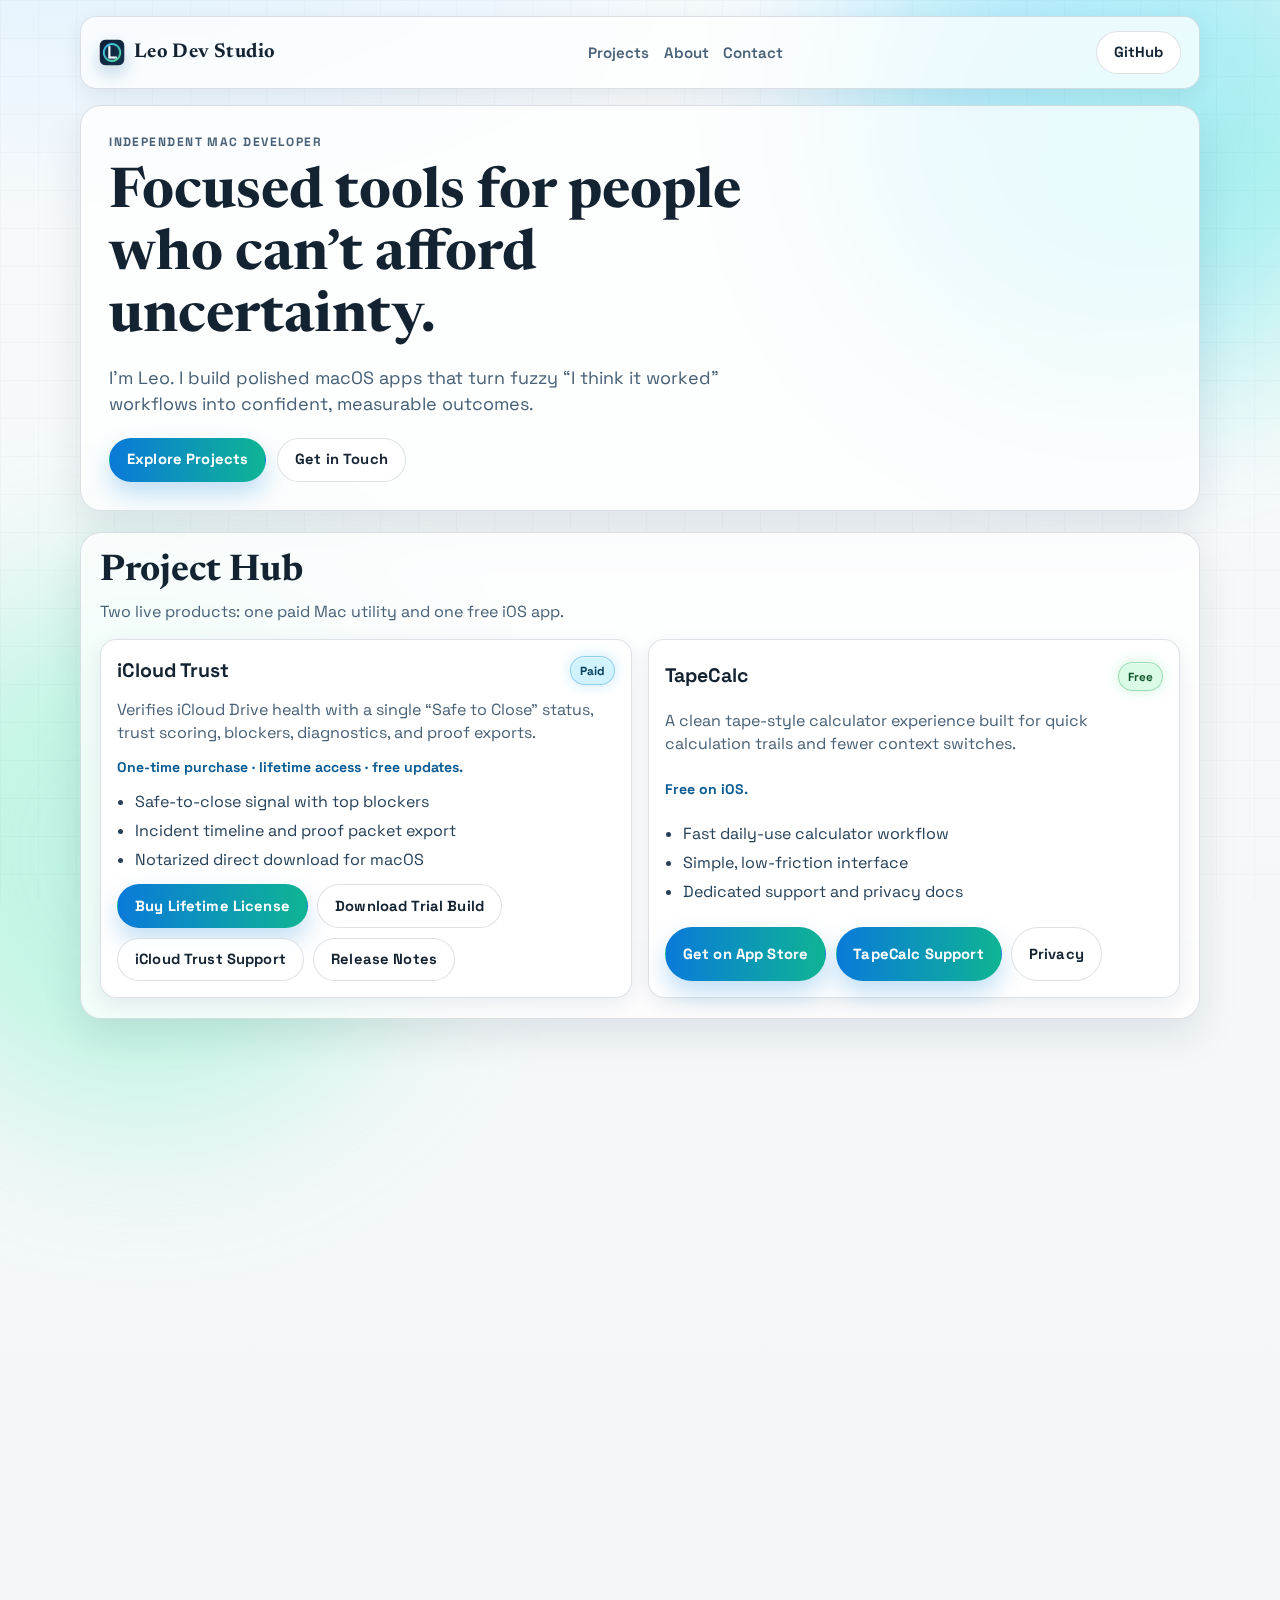
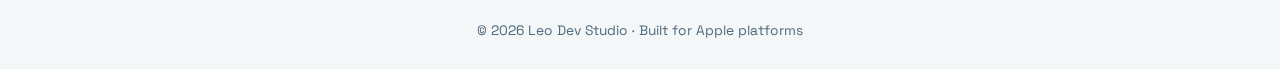
<file: index.html>
<!doctype html>
<html lang="en">
<head>
  <meta charset="utf-8">
  <meta name="viewport" content="width=device-width, initial-scale=1">
  <meta name="description" content="Leo Dev Studio builds focused apps that reduce uncertainty and save time. Explore iCloud Trust and TapeCalc.">
  <title>Leo Dev Studio | Mac Utilities by Leo</title>
  <link rel="icon" type="image/png" href="./assets/leo-apps-logo-square.png">
  <link rel="preconnect" href="https://fonts.googleapis.com">
  <link rel="preconnect" href="https://fonts.gstatic.com" crossorigin>
  <link href="https://fonts.googleapis.com/css2?family=Newsreader:opsz,wght@6..72,500;6..72,700&family=Space+Grotesk:wght@400;500;600;700&display=swap" rel="stylesheet">
  <link rel="stylesheet" href="./style.css">
</head>
<body>
  <div class="bg-orb orb-a" aria-hidden="true"></div>
  <div class="bg-orb orb-b" aria-hidden="true"></div>
  <div class="bg-grid" aria-hidden="true"></div>

  <header class="topbar">
    <a class="brand" href="./index.html">
      <img class="brand-mark" src="./assets/leo-apps-logo-square.png" alt="">
      <span>Leo Dev Studio</span>
    </a>
    <nav class="topnav">
      <a href="#projects">Projects</a>
      <a href="#about">About</a>
      <a href="#contact">Contact</a>
    </nav>
    <a class="btn btn-ghost" href="https://github.com/kefjnwrksnfvihrwjr" target="_blank" rel="noreferrer">GitHub</a>
  </header>

  <main class="shell">
    <section class="hero reveal">
      <p class="eyebrow">Independent Mac Developer</p>
      <h1>Focused tools for people who can’t afford uncertainty.</h1>
      <p class="lead">
        I’m Leo. I build polished macOS apps that turn fuzzy “I think it worked” workflows
        into confident, measurable outcomes.
      </p>
      <div class="hero-actions">
        <a class="btn btn-primary" href="#projects">Explore Projects</a>
        <a class="btn btn-secondary" href="mailto:leoappscontact@gmail.com">Get in Touch</a>
      </div>
    </section>

    <section id="projects" class="section">
      <div class="section-head reveal">
        <h2>Project Hub</h2>
        <p>Two live products: one paid Mac utility and one free iOS app.</p>
      </div>

      <div class="project-grid">
        <article class="project-card reveal">
          <div class="project-top">
            <h3>iCloud Trust</h3>
            <span class="pill pill-paid">Paid</span>
          </div>
          <p class="project-summary">
            Verifies iCloud Drive health with a single “Safe to Close” status, trust scoring, blockers,
            diagnostics, and proof exports.
          </p>
          <p class="project-price">One-time purchase · lifetime access · free updates.</p>
          <ul class="feature-list">
            <li>Safe-to-close signal with top blockers</li>
            <li>Incident timeline and proof packet export</li>
            <li>Notarized direct download for macOS</li>
          </ul>
          <div class="card-actions">
            <a class="btn btn-primary" href="https://leodevstudio.lemonsqueezy.com/checkout/buy/0ff48843-e9bf-4995-bee0-8a82e91421de" target="_blank" rel="noreferrer">Buy Lifetime License</a>
            <a class="btn btn-secondary" href="https://github.com/kefjnwrksnfvihrwjr/icloudtrust-releases/releases/latest" target="_blank" rel="noreferrer">Download Trial Build</a>
            <a class="btn btn-subtle" href="./icloudtrust-support.html">iCloud Trust Support</a>
            <a class="btn btn-subtle" href="https://github.com/kefjnwrksnfvihrwjr/icloudtrust-releases/releases/tag/v0.1.0" target="_blank" rel="noreferrer">Release Notes</a>
          </div>
        </article>

        <article class="project-card reveal">
          <div class="project-top">
            <h3>TapeCalc</h3>
            <span class="pill pill-free">Free</span>
          </div>
          <p class="project-summary">
            A clean tape-style calculator experience built for quick calculation trails and fewer context switches.
          </p>
          <p class="project-price">Free on iOS.</p>
          <ul class="feature-list">
            <li>Fast daily-use calculator workflow</li>
            <li>Simple, low-friction interface</li>
            <li>Dedicated support and privacy docs</li>
          </ul>
          <div class="card-actions">
            <a class="btn btn-primary" href="https://apps.apple.com/us/search?term=tapecalc" target="_blank" rel="noreferrer">Get on App Store</a>
            <a class="btn btn-primary" href="./support.html">TapeCalc Support</a>
            <a class="btn btn-subtle" href="./privacy.html">Privacy</a>
          </div>
        </article>
      </div>
    </section>

    <section id="about" class="about reveal">
      <div>
        <h2>What I Build</h2>
        <p>
          I focus on practical Mac utilities: reliability tools, clarity-first interfaces, and workflows that feel premium
          without adding complexity.
        </p>
      </div>
      <div class="about-metrics">
        <div class="metric-card">
          <p class="metric-label">Current Focus</p>
          <p class="metric-value">Mac Productivity</p>
        </div>
        <div class="metric-card">
          <p class="metric-label">Projects Live</p>
          <p class="metric-value">2</p>
        </div>
        <div class="metric-card">
          <p class="metric-label">Design Goal</p>
          <p class="metric-value">Fast + Confident</p>
        </div>
      </div>
    </section>

    <section id="contact" class="contact reveal">
      <h2>Support, feedback, or collaboration</h2>
      <p>Send an email and I’ll reply as quickly as possible.</p>
      <a class="btn btn-primary" href="mailto:leoappscontact@gmail.com">leoappscontact@gmail.com</a>
    </section>
  </main>

  <footer class="footer">
    <p>© <span id="year"></span> Leo Dev Studio · Built for Apple platforms</p>
  </footer>

  <script src="./script.js"></script>
</body>
</html>
</file>
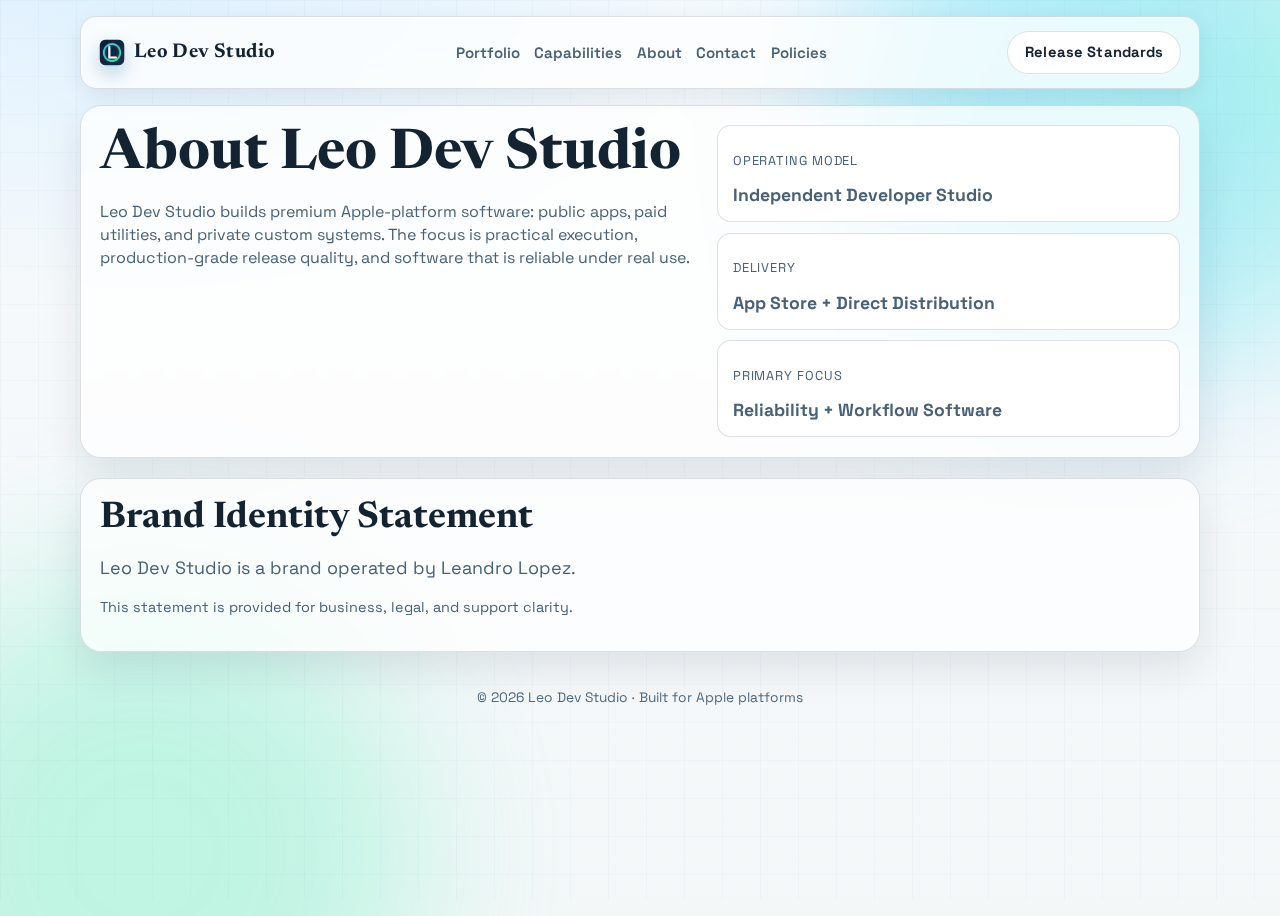
<file: about.html>
<!doctype html>
<html lang="en">
<head>
  <meta charset="utf-8">
  <meta name="viewport" content="width=device-width, initial-scale=1">
  <meta name="description" content="About Leo Dev Studio and its operating structure, standards, and focus.">
  <title>About | Leo Dev Studio</title>
  <link rel="icon" type="image/png" href="./assets/leo-apps-logo-square.png">
  <link rel="preconnect" href="https://fonts.googleapis.com">
  <link rel="preconnect" href="https://fonts.gstatic.com" crossorigin>
  <link href="https://fonts.googleapis.com/css2?family=Newsreader:opsz,wght@6..72,500;6..72,700&family=Space+Grotesk:wght@400;500;600;700&display=swap" rel="stylesheet">
  <link rel="stylesheet" href="./style.css">
</head>
<body>
  <div class="bg-orb orb-a" aria-hidden="true"></div>
  <div class="bg-orb orb-b" aria-hidden="true"></div>
  <div class="bg-grid" aria-hidden="true"></div>

  <header class="topbar">
    <a class="brand" href="./index.html">
      <img class="brand-mark" src="./assets/leo-apps-logo-square.png" alt="">
      <span>Leo Dev Studio</span>
    </a>
    <nav class="topnav">
      <a href="./portfolio.html">Portfolio</a>
      <a href="./capabilities.html">Capabilities</a>
      <a href="./about.html" aria-current="page">About</a>
      <a href="./contact.html">Contact</a>
      <a href="./policies.html">Policies</a>
    </nav>
    <a class="btn btn-ghost" href="./release-standards.html">Release Standards</a>
  </header>

  <main class="shell">
    <section class="about reveal">
      <div>
        <h1>About Leo Dev Studio</h1>
        <p>
          Leo Dev Studio builds premium Apple-platform software: public apps, paid utilities, and private custom systems.
          The focus is practical execution, production-grade release quality, and software that is reliable under real use.
        </p>
      </div>
      <div class="about-metrics">
        <div class="metric-card">
          <p class="metric-label">Operating Model</p>
          <p class="metric-value">Independent Developer Studio</p>
        </div>
        <div class="metric-card">
          <p class="metric-label">Delivery</p>
          <p class="metric-value">App Store + Direct Distribution</p>
        </div>
        <div class="metric-card">
          <p class="metric-label">Primary Focus</p>
          <p class="metric-value">Reliability + Workflow Software</p>
        </div>
      </div>
    </section>

    <section class="section reveal">
      <div class="section-head">
        <h2>Brand Identity Statement</h2>
      </div>
      <p class="lead">
        Leo Dev Studio is a brand operated by Leandro Lopez.
      </p>
      <p class="policy-meta">
        This statement is provided for business, legal, and support clarity.
      </p>
    </section>
  </main>

  <footer class="footer">
    <p>© <span id="year"></span> Leo Dev Studio · Built for Apple platforms</p>
  </footer>

  <script src="./script.js"></script>
</body>
</html>
</file>
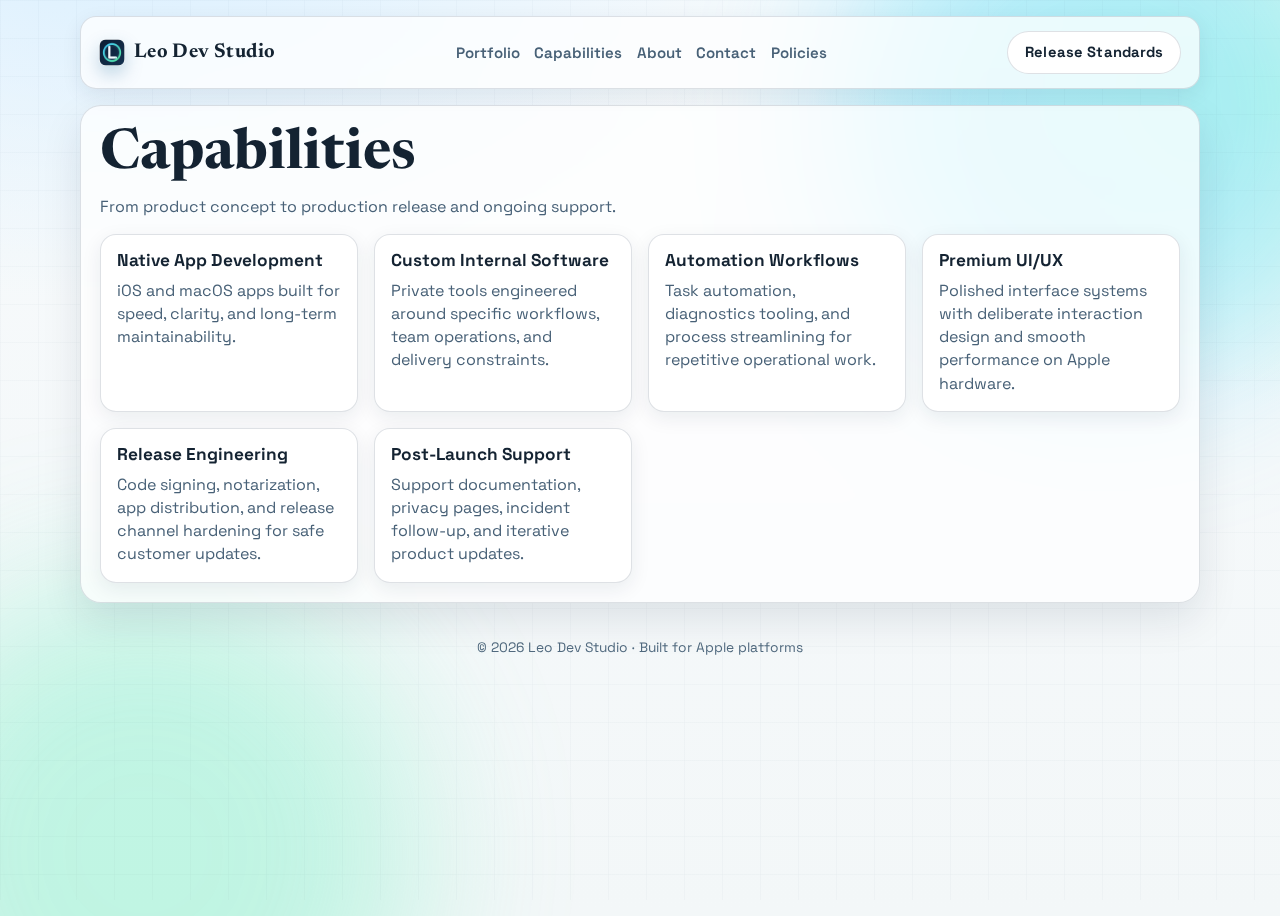
<file: capabilities.html>
<!doctype html>
<html lang="en">
<head>
  <meta charset="utf-8">
  <meta name="viewport" content="width=device-width, initial-scale=1">
  <meta name="description" content="Capabilities offered by Leo Dev Studio: app development, custom software, automation, and release engineering.">
  <title>Capabilities | Leo Dev Studio</title>
  <link rel="icon" type="image/png" href="./assets/leo-apps-logo-square.png">
  <link rel="preconnect" href="https://fonts.googleapis.com">
  <link rel="preconnect" href="https://fonts.gstatic.com" crossorigin>
  <link href="https://fonts.googleapis.com/css2?family=Newsreader:opsz,wght@6..72,500;6..72,700&family=Space+Grotesk:wght@400;500;600;700&display=swap" rel="stylesheet">
  <link rel="stylesheet" href="./style.css">
</head>
<body>
  <div class="bg-orb orb-a" aria-hidden="true"></div>
  <div class="bg-orb orb-b" aria-hidden="true"></div>
  <div class="bg-grid" aria-hidden="true"></div>

  <header class="topbar">
    <a class="brand" href="./index.html">
      <img class="brand-mark" src="./assets/leo-apps-logo-square.png" alt="">
      <span>Leo Dev Studio</span>
    </a>
    <nav class="topnav">
      <a href="./portfolio.html">Portfolio</a>
      <a href="./capabilities.html" aria-current="page">Capabilities</a>
      <a href="./about.html">About</a>
      <a href="./contact.html">Contact</a>
      <a href="./policies.html">Policies</a>
    </nav>
    <a class="btn btn-ghost" href="./release-standards.html">Release Standards</a>
  </header>

  <main class="shell">
    <section class="section reveal">
      <div class="section-head">
        <h1>Capabilities</h1>
        <p>From product concept to production release and ongoing support.</p>
      </div>

      <div class="capability-grid">
        <article class="capability-card">
          <h3>Native App Development</h3>
          <p>iOS and macOS apps built for speed, clarity, and long-term maintainability.</p>
        </article>
        <article class="capability-card">
          <h3>Custom Internal Software</h3>
          <p>Private tools engineered around specific workflows, team operations, and delivery constraints.</p>
        </article>
        <article class="capability-card">
          <h3>Automation Workflows</h3>
          <p>Task automation, diagnostics tooling, and process streamlining for repetitive operational work.</p>
        </article>
        <article class="capability-card">
          <h3>Premium UI/UX</h3>
          <p>Polished interface systems with deliberate interaction design and smooth performance on Apple hardware.</p>
        </article>
        <article class="capability-card">
          <h3>Release Engineering</h3>
          <p>Code signing, notarization, app distribution, and release channel hardening for safe customer updates.</p>
        </article>
        <article class="capability-card">
          <h3>Post-Launch Support</h3>
          <p>Support documentation, privacy pages, incident follow-up, and iterative product updates.</p>
        </article>
      </div>
    </section>
  </main>

  <footer class="footer">
    <p>© <span id="year"></span> Leo Dev Studio · Built for Apple platforms</p>
  </footer>

  <script src="./script.js"></script>
</body>
</html>
</file>
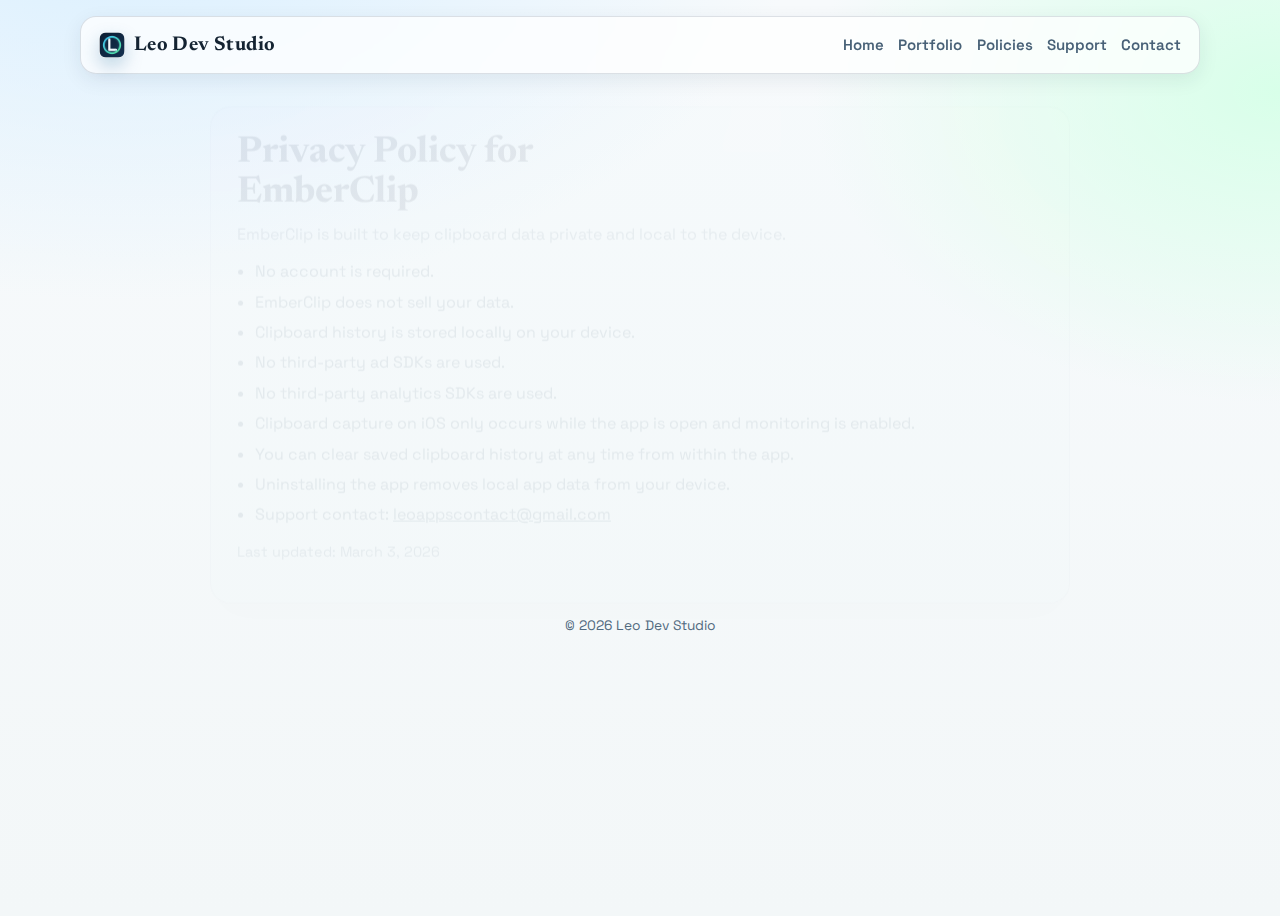
<file: clipkeep-privacy.html>
<!doctype html>
<html lang="en">
<head>
  <meta charset="utf-8">
  <meta http-equiv="refresh" content="0; url=./emberclip-privacy.html">
  <link rel="canonical" href="./emberclip-privacy.html">
  <title>Redirecting...</title>
</head>
<body>
  <p>Redirecting to <a href="./emberclip-privacy.html">EmberClip Privacy Policy</a>...</p>
</body>
</html>
</file>
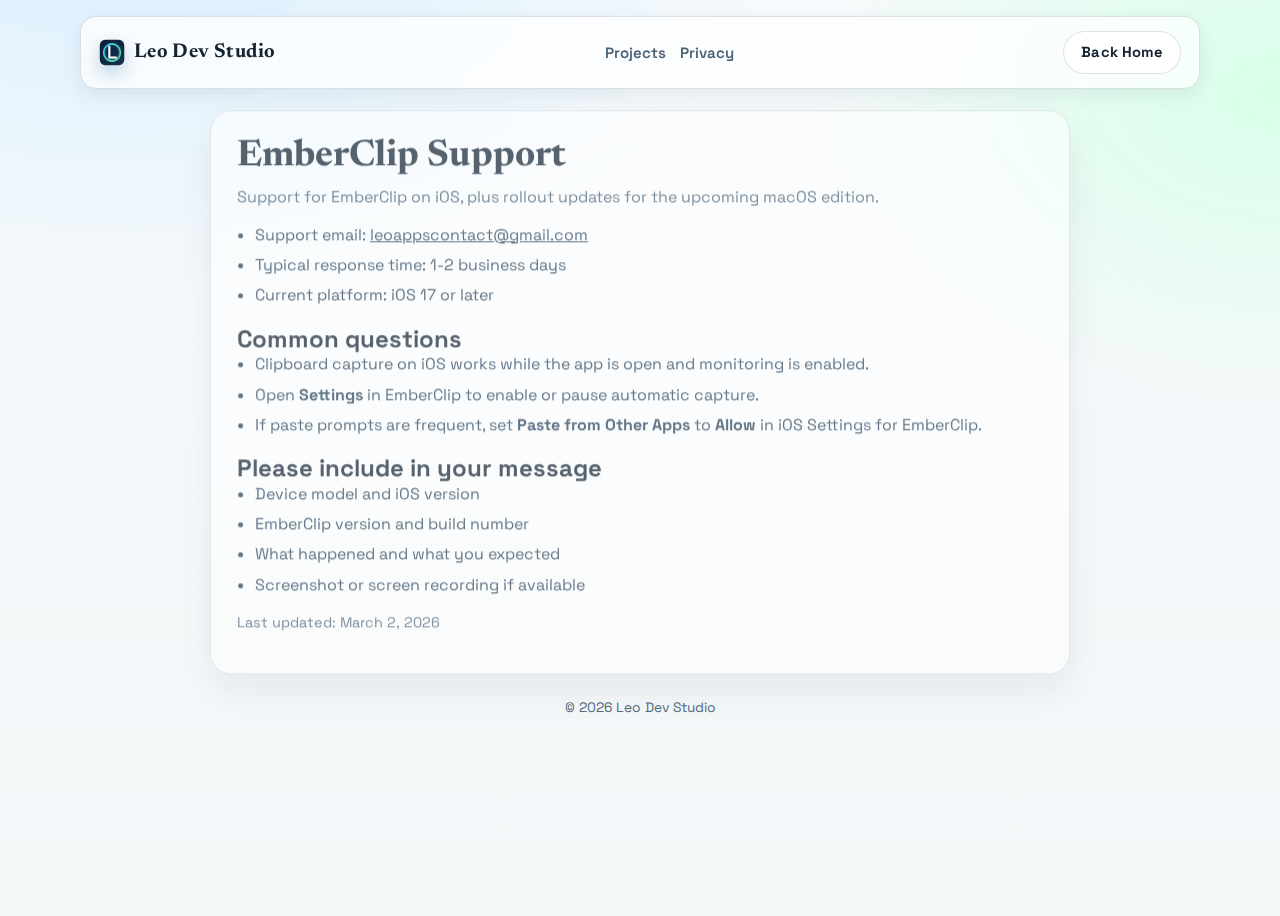
<file: clipkeep-support.html>
<!doctype html>
<html lang="en">
<head>
  <meta charset="utf-8">
  <meta http-equiv="refresh" content="0; url=./emberclip-support.html">
  <link rel="canonical" href="./emberclip-support.html">
  <title>Redirecting...</title>
</head>
<body>
  <p>Redirecting to <a href="./emberclip-support.html">EmberClip Support</a>...</p>
</body>
</html>
</file>
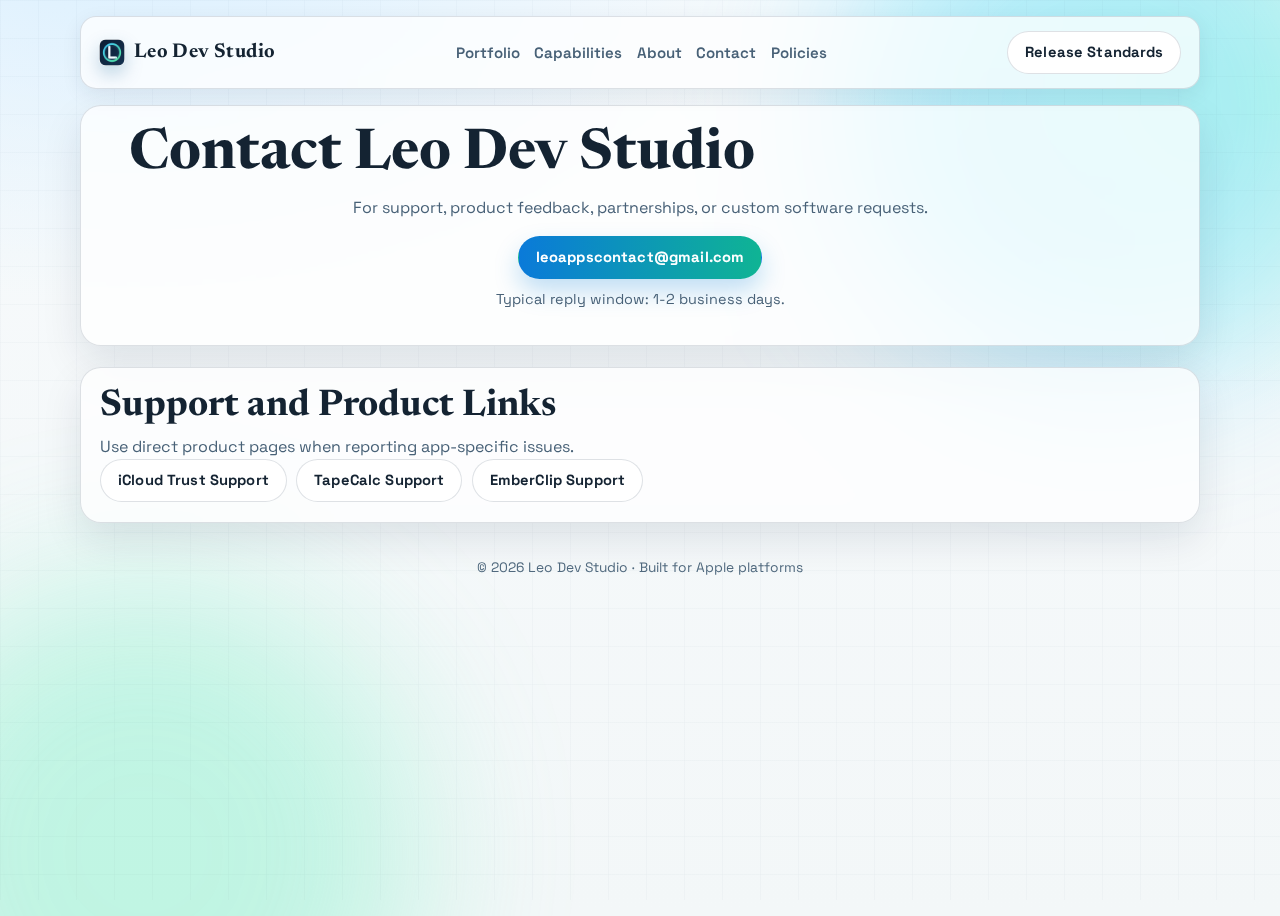
<file: contact.html>
<!doctype html>
<html lang="en">
<head>
  <meta charset="utf-8">
  <meta name="viewport" content="width=device-width, initial-scale=1">
  <meta name="description" content="Contact Leo Dev Studio for app support, product feedback, and software collaboration.">
  <title>Contact | Leo Dev Studio</title>
  <link rel="icon" type="image/png" href="./assets/leo-apps-logo-square.png">
  <link rel="preconnect" href="https://fonts.googleapis.com">
  <link rel="preconnect" href="https://fonts.gstatic.com" crossorigin>
  <link href="https://fonts.googleapis.com/css2?family=Newsreader:opsz,wght@6..72,500;6..72,700&family=Space+Grotesk:wght@400;500;600;700&display=swap" rel="stylesheet">
  <link rel="stylesheet" href="./style.css">
</head>
<body>
  <div class="bg-orb orb-a" aria-hidden="true"></div>
  <div class="bg-orb orb-b" aria-hidden="true"></div>
  <div class="bg-grid" aria-hidden="true"></div>

  <header class="topbar">
    <a class="brand" href="./index.html">
      <img class="brand-mark" src="./assets/leo-apps-logo-square.png" alt="">
      <span>Leo Dev Studio</span>
    </a>
    <nav class="topnav">
      <a href="./portfolio.html">Portfolio</a>
      <a href="./capabilities.html">Capabilities</a>
      <a href="./about.html">About</a>
      <a href="./contact.html" aria-current="page">Contact</a>
      <a href="./policies.html">Policies</a>
    </nav>
    <a class="btn btn-ghost" href="./release-standards.html">Release Standards</a>
  </header>

  <main class="shell">
    <section class="contact reveal">
      <h1>Contact Leo Dev Studio</h1>
      <p>For support, product feedback, partnerships, or custom software requests.</p>
      <a class="btn btn-primary" href="mailto:leoappscontact@gmail.com">leoappscontact@gmail.com</a>
      <p class="policy-meta">Typical reply window: 1-2 business days.</p>
    </section>

    <section class="section reveal">
      <div class="section-head">
        <h2>Support and Product Links</h2>
        <p>Use direct product pages when reporting app-specific issues.</p>
      </div>
      <div class="card-actions">
        <a class="btn btn-subtle" href="./icloudtrust-support.html">iCloud Trust Support</a>
        <a class="btn btn-subtle" href="./support.html">TapeCalc Support</a>
        <a class="btn btn-subtle" href="./emberclip-support.html">EmberClip Support</a>
      </div>
    </section>
  </main>

  <footer class="footer">
    <p>© <span id="year"></span> Leo Dev Studio · Built for Apple platforms</p>
  </footer>

  <script src="./script.js"></script>
</body>
</html>
</file>
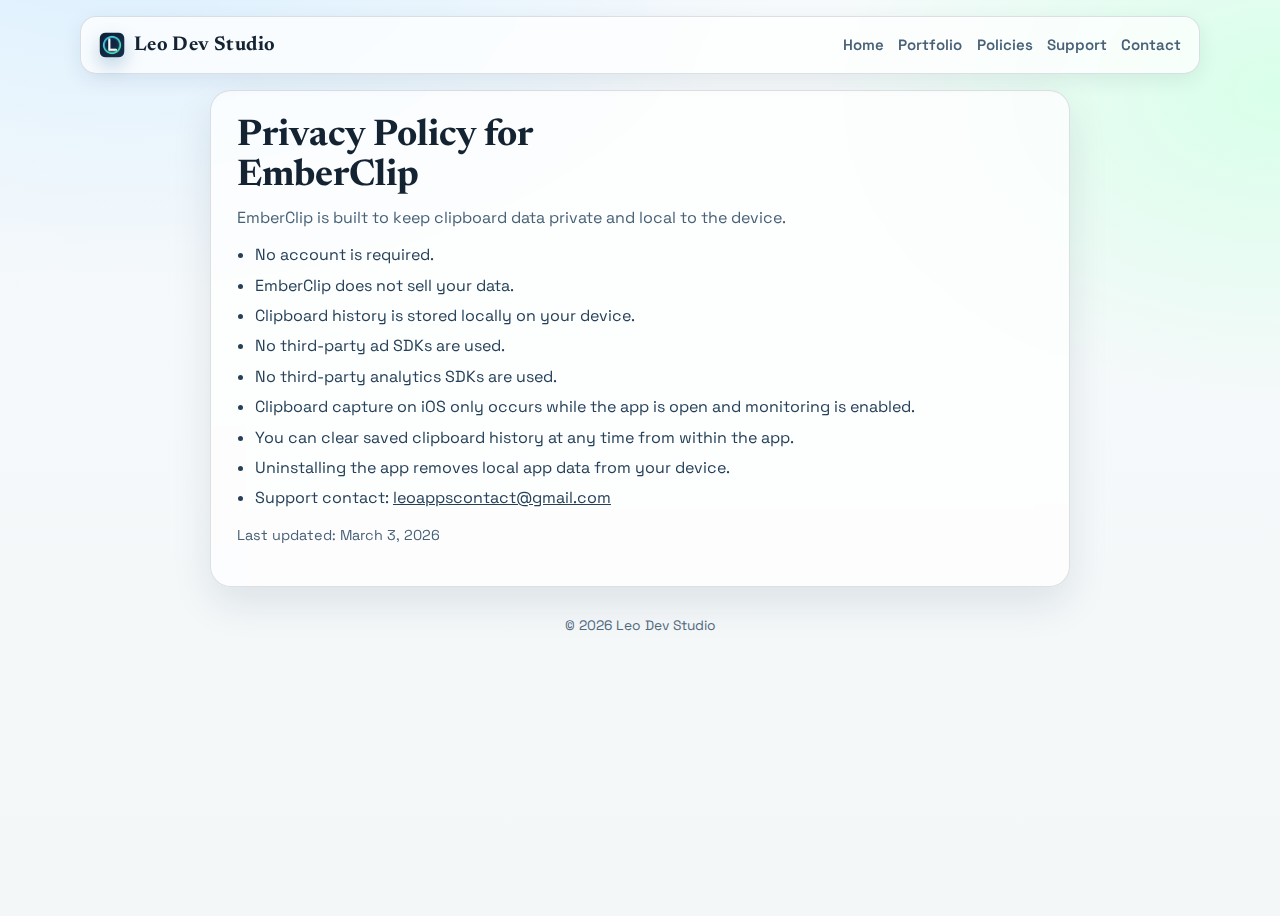
<file: emberclip-privacy.html>
<!doctype html>
<html lang="en">
<head>
  <meta charset="utf-8">
  <meta name="viewport" content="width=device-width, initial-scale=1">
  <title>EmberClip Privacy Policy | Leo Dev Studio</title>
  <link rel="icon" type="image/png" href="./assets/leo-apps-logo-square.png">
  <link rel="preconnect" href="https://fonts.googleapis.com">
  <link rel="preconnect" href="https://fonts.gstatic.com" crossorigin>
  <link href="https://fonts.googleapis.com/css2?family=Newsreader:opsz,wght@6..72,500;6..72,700&family=Space+Grotesk:wght@400;500;600;700&display=swap" rel="stylesheet">
  <link rel="stylesheet" href="./style.css">
</head>
<body>
  <header class="topbar">
    <a class="brand" href="./index.html">
      <img class="brand-mark" src="./assets/leo-apps-logo-square.png" alt="">
      <span>Leo Dev Studio</span>
    </a>
    <nav class="topnav">
      <a href="./index.html">Home</a>
      <a href="./portfolio.html">Portfolio</a>
      <a href="./policies.html">Policies</a>
      <a href="./emberclip-support.html">Support</a>
      <a href="./contact.html">Contact</a>
    </nav>
  </header>

  <main class="policy-shell reveal">
    <h1>Privacy Policy for EmberClip</h1>
    <p class="policy-lead">EmberClip is built to keep clipboard data private and local to the device.</p>
    <ul class="policy-list">
      <li>No account is required.</li>
      <li>EmberClip does not sell your data.</li>
      <li>Clipboard history is stored locally on your device.</li>
      <li>No third-party ad SDKs are used.</li>
      <li>No third-party analytics SDKs are used.</li>
      <li>Clipboard capture on iOS only occurs while the app is open and monitoring is enabled.</li>
      <li>You can clear saved clipboard history at any time from within the app.</li>
      <li>Uninstalling the app removes local app data from your device.</li>
      <li>Support contact: <a href="mailto:leoappscontact@gmail.com">leoappscontact@gmail.com</a></li>
    </ul>
    <p class="policy-meta">Last updated: March 3, 2026</p>
  </main>

  <footer class="footer">
    <p>© <span id="year"></span> Leo Dev Studio</p>
  </footer>

  <script src="./script.js"></script>
</body>
</html>
</file>
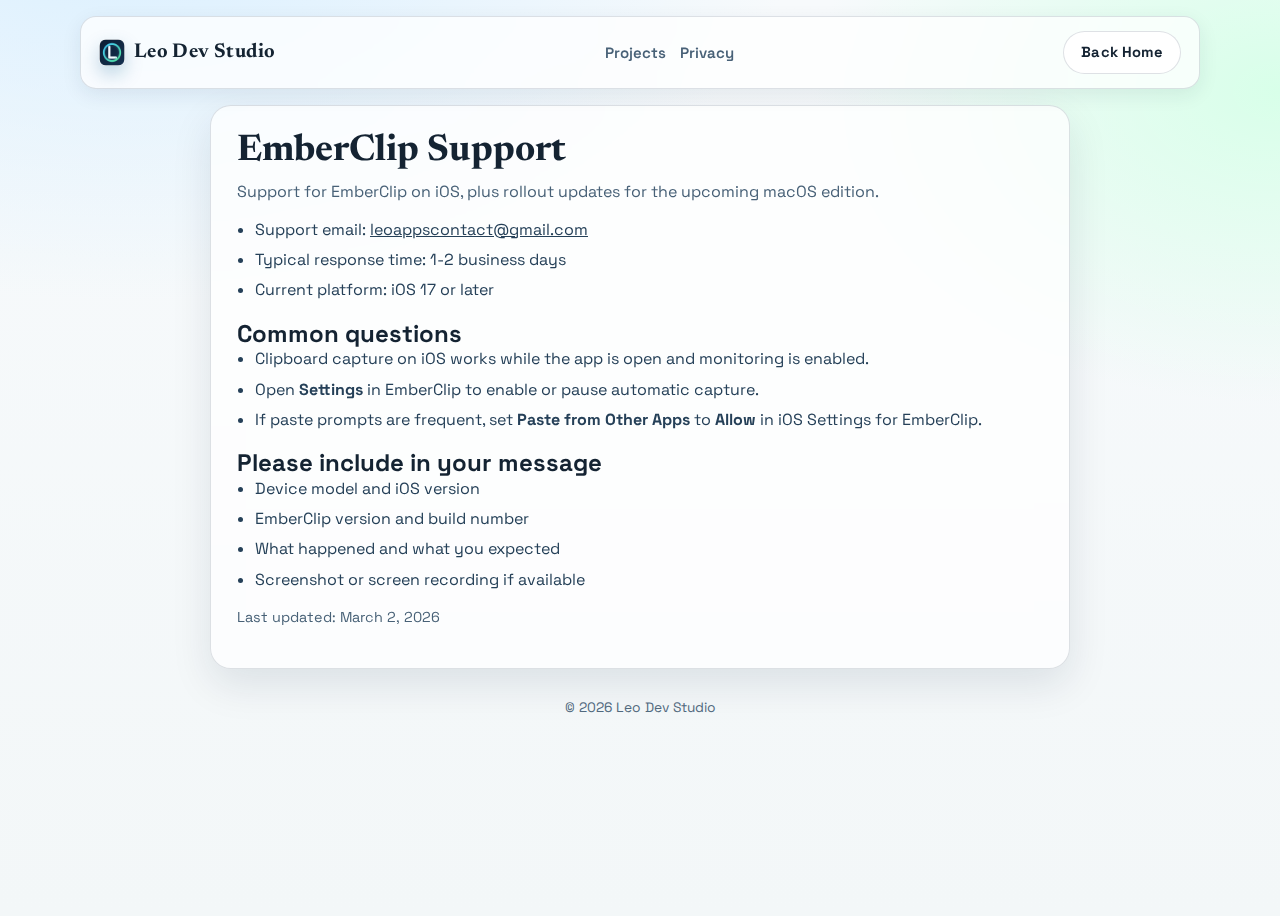
<file: emberclip-support.html>
<!doctype html>
<html lang="en">
<head>
  <meta charset="utf-8">
  <meta name="viewport" content="width=device-width, initial-scale=1">
  <title>EmberClip Support | Leo Dev Studio</title>
  <link rel="icon" type="image/png" href="./assets/leo-apps-logo-square.png">
  <link rel="preconnect" href="https://fonts.googleapis.com">
  <link rel="preconnect" href="https://fonts.gstatic.com" crossorigin>
  <link href="https://fonts.googleapis.com/css2?family=Newsreader:opsz,wght@6..72,500;6..72,700&family=Space+Grotesk:wght@400;500;600;700&display=swap" rel="stylesheet">
  <link rel="stylesheet" href="./style.css">
</head>
<body>
  <header class="topbar">
    <a class="brand" href="./index.html">
      <img class="brand-mark" src="./assets/leo-apps-logo-square.png" alt="">
      <span>Leo Dev Studio</span>
    </a>
    <nav class="topnav">
      <a href="./index.html#projects">Projects</a>
      <a href="./emberclip-privacy.html">Privacy</a>
    </nav>
    <a class="btn btn-ghost" href="./index.html">Back Home</a>
  </header>

  <main class="policy-shell reveal">
    <h1>EmberClip Support</h1>
    <p class="policy-lead">Support for EmberClip on iOS, plus rollout updates for the upcoming macOS edition.</p>

    <ul class="policy-list">
      <li>Support email: <a href="mailto:leoappscontact@gmail.com">leoappscontact@gmail.com</a></li>
      <li>Typical response time: 1-2 business days</li>
      <li>Current platform: iOS 17 or later</li>
    </ul>

    <h2 style="margin-top:1.2rem;">Common questions</h2>
    <ul class="policy-list">
      <li>Clipboard capture on iOS works while the app is open and monitoring is enabled.</li>
      <li>Open <strong>Settings</strong> in EmberClip to enable or pause automatic capture.</li>
      <li>If paste prompts are frequent, set <strong>Paste from Other Apps</strong> to <strong>Allow</strong> in iOS Settings for EmberClip.</li>
    </ul>

    <h2 style="margin-top:1.2rem;">Please include in your message</h2>
    <ul class="policy-list">
      <li>Device model and iOS version</li>
      <li>EmberClip version and build number</li>
      <li>What happened and what you expected</li>
      <li>Screenshot or screen recording if available</li>
    </ul>

    <p class="policy-meta">Last updated: March 2, 2026</p>
  </main>

  <footer class="footer">
    <p>© <span id="year"></span> Leo Dev Studio</p>
  </footer>

  <script src="./script.js"></script>
</body>
</html>
</file>
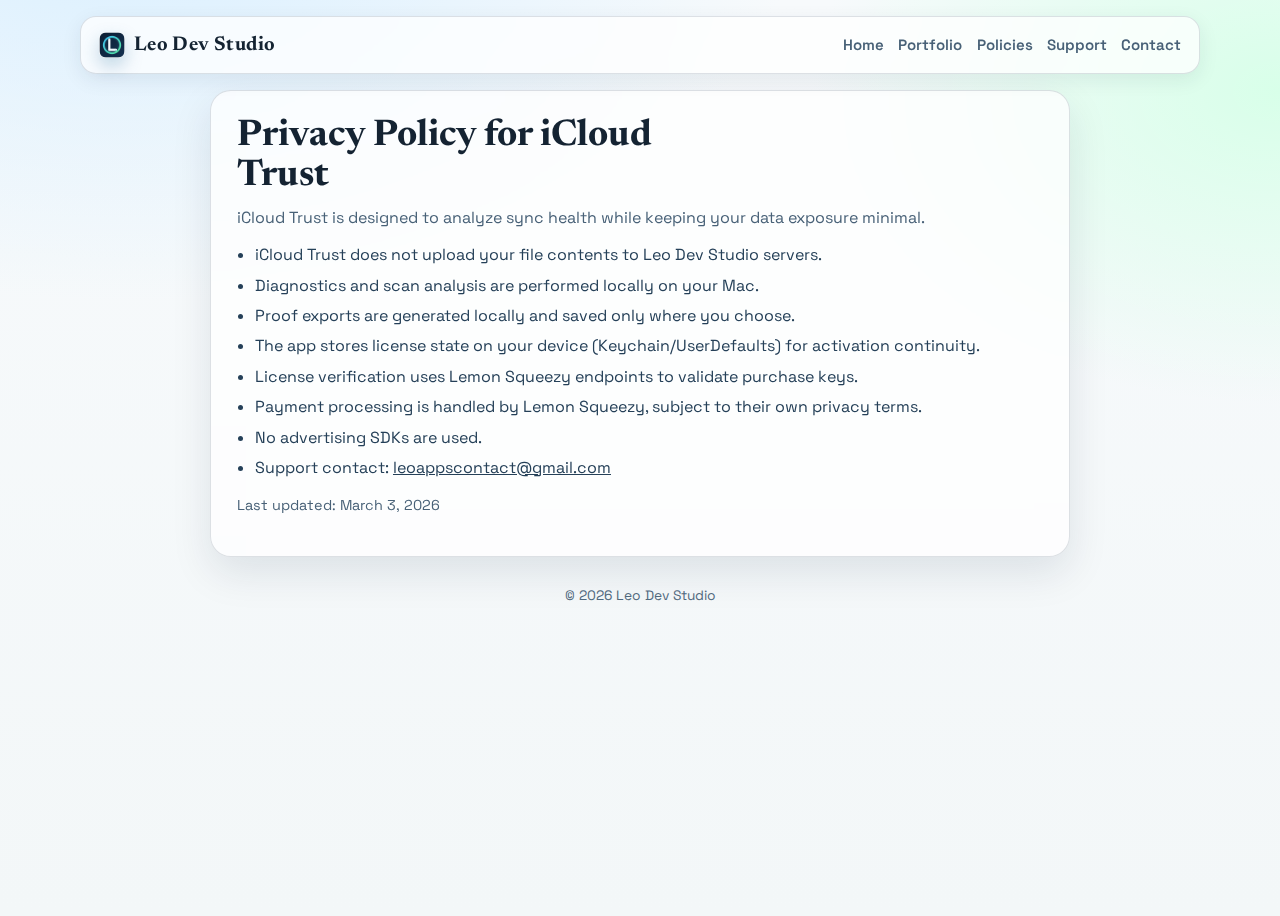
<file: icloudtrust-privacy.html>
<!doctype html>
<html lang="en">
<head>
  <meta charset="utf-8">
  <meta name="viewport" content="width=device-width, initial-scale=1">
  <title>iCloud Trust Privacy Policy | Leo Dev Studio</title>
  <link rel="icon" type="image/png" href="./assets/leo-apps-logo-square.png">
  <link rel="preconnect" href="https://fonts.googleapis.com">
  <link rel="preconnect" href="https://fonts.gstatic.com" crossorigin>
  <link href="https://fonts.googleapis.com/css2?family=Newsreader:opsz,wght@6..72,500;6..72,700&family=Space+Grotesk:wght@400;500;600;700&display=swap" rel="stylesheet">
  <link rel="stylesheet" href="./style.css">
</head>
<body>
  <header class="topbar">
    <a class="brand" href="./index.html">
      <img class="brand-mark" src="./assets/leo-apps-logo-square.png" alt="">
      <span>Leo Dev Studio</span>
    </a>
    <nav class="topnav">
      <a href="./index.html">Home</a>
      <a href="./portfolio.html">Portfolio</a>
      <a href="./policies.html">Policies</a>
      <a href="./icloudtrust-support.html">Support</a>
      <a href="./contact.html">Contact</a>
    </nav>
  </header>

  <main class="policy-shell reveal">
    <h1>Privacy Policy for iCloud Trust</h1>
    <p class="policy-lead">iCloud Trust is designed to analyze sync health while keeping your data exposure minimal.</p>

    <ul class="policy-list">
      <li>iCloud Trust does not upload your file contents to Leo Dev Studio servers.</li>
      <li>Diagnostics and scan analysis are performed locally on your Mac.</li>
      <li>Proof exports are generated locally and saved only where you choose.</li>
      <li>The app stores license state on your device (Keychain/UserDefaults) for activation continuity.</li>
      <li>License verification uses Lemon Squeezy endpoints to validate purchase keys.</li>
      <li>Payment processing is handled by Lemon Squeezy, subject to their own privacy terms.</li>
      <li>No advertising SDKs are used.</li>
      <li>Support contact: <a href="mailto:leoappscontact@gmail.com">leoappscontact@gmail.com</a></li>
    </ul>

    <p class="policy-meta">Last updated: March 3, 2026</p>
  </main>

  <footer class="footer">
    <p>© <span id="year"></span> Leo Dev Studio</p>
  </footer>

  <script src="./script.js"></script>
</body>
</html>
</file>
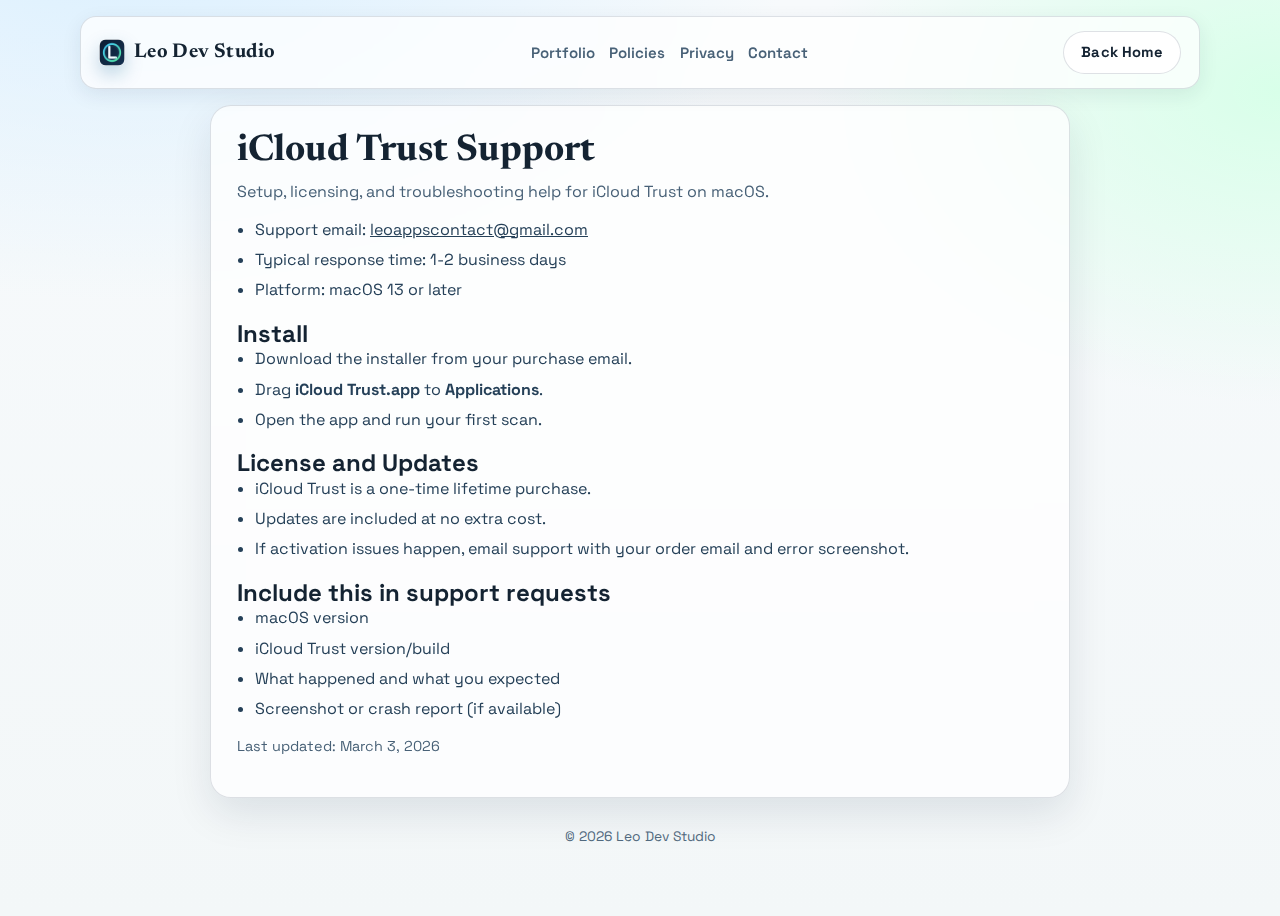
<file: icloudtrust-support.html>
<!doctype html>
<html lang="en">
<head>
  <meta charset="utf-8">
  <meta name="viewport" content="width=device-width, initial-scale=1">
  <title>iCloud Trust Support | Leo Dev Studio</title>
  <link rel="icon" type="image/png" href="./assets/leo-apps-logo-square.png">
  <link rel="preconnect" href="https://fonts.googleapis.com">
  <link rel="preconnect" href="https://fonts.gstatic.com" crossorigin>
  <link href="https://fonts.googleapis.com/css2?family=Newsreader:opsz,wght@6..72,500;6..72,700&family=Space+Grotesk:wght@400;500;600;700&display=swap" rel="stylesheet">
  <link rel="stylesheet" href="./style.css">
</head>
<body>
  <header class="topbar">
    <a class="brand" href="./index.html">
      <img class="brand-mark" src="./assets/leo-apps-logo-square.png" alt="">
      <span>Leo Dev Studio</span>
    </a>
    <nav class="topnav">
      <a href="./portfolio.html">Portfolio</a>
      <a href="./policies.html">Policies</a>
      <a href="./icloudtrust-privacy.html">Privacy</a>
      <a href="./contact.html">Contact</a>
    </nav>
    <a class="btn btn-ghost" href="./index.html">Back Home</a>
  </header>

  <main class="policy-shell reveal">
    <h1>iCloud Trust Support</h1>
    <p class="policy-lead">Setup, licensing, and troubleshooting help for iCloud Trust on macOS.</p>

    <ul class="policy-list">
      <li>Support email: <a href="mailto:leoappscontact@gmail.com">leoappscontact@gmail.com</a></li>
      <li>Typical response time: 1-2 business days</li>
      <li>Platform: macOS 13 or later</li>
    </ul>

    <h2 style="margin-top:1.2rem;">Install</h2>
    <ul class="policy-list">
      <li>Download the installer from your purchase email.</li>
      <li>Drag <strong>iCloud Trust.app</strong> to <strong>Applications</strong>.</li>
      <li>Open the app and run your first scan.</li>
    </ul>

    <h2 style="margin-top:1.2rem;">License and Updates</h2>
    <ul class="policy-list">
      <li>iCloud Trust is a one-time lifetime purchase.</li>
      <li>Updates are included at no extra cost.</li>
      <li>If activation issues happen, email support with your order email and error screenshot.</li>
    </ul>

    <h2 style="margin-top:1.2rem;">Include this in support requests</h2>
    <ul class="policy-list">
      <li>macOS version</li>
      <li>iCloud Trust version/build</li>
      <li>What happened and what you expected</li>
      <li>Screenshot or crash report (if available)</li>
    </ul>

    <p class="policy-meta">Last updated: March 3, 2026</p>
  </main>

  <footer class="footer">
    <p>© <span id="year"></span> Leo Dev Studio</p>
  </footer>

  <script src="./script.js"></script>
</body>
</html>
</file>
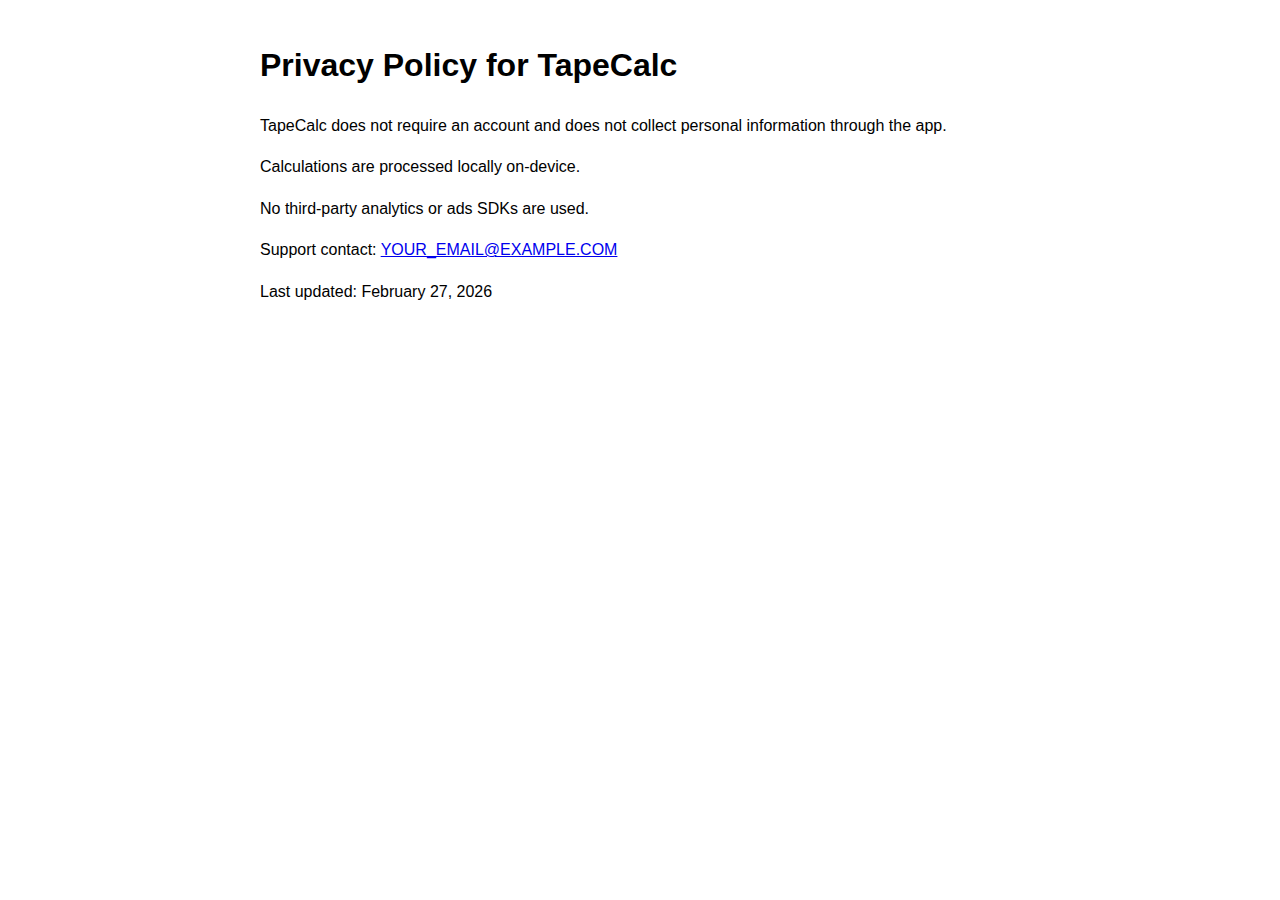
<file: piracy.html>
<!doctype html>
<html><head><meta charset="utf-8"><meta name="viewport" content="width=device-width,initial-scale=1"><title>TapeCalc Privacy Policy</title></head>
<body style="font-family:-apple-system,Segoe UI,Roboto,Helvetica,Arial,sans-serif;max-width:760px;margin:40px auto;padding:0 16px;line-height:1.6;">
<h1>Privacy Policy for TapeCalc</h1>
<p>TapeCalc does not require an account and does not collect personal information through the app.</p>
<p>Calculations are processed locally on-device.</p>
<p>No third-party analytics or ads SDKs are used.</p>
<p>Support contact: <a href="mailto:YOUR_EMAIL@EXAMPLE.COM">YOUR_EMAIL@EXAMPLE.COM</a></p>
<p>Last updated: February 27, 2026</p>
</body></html>
</file>
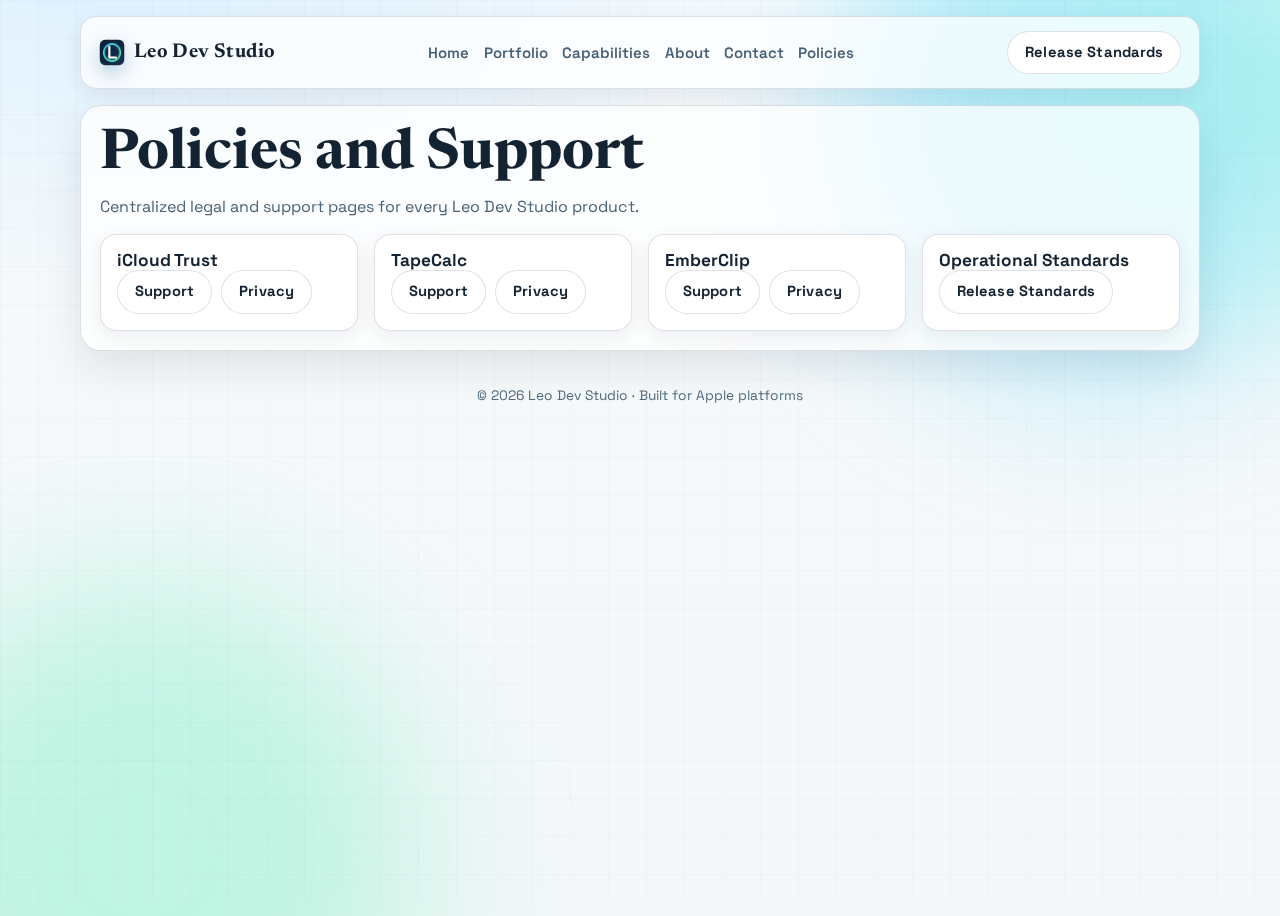
<file: policies.html>
<!doctype html>
<html lang="en">
<head>
  <meta charset="utf-8">
  <meta name="viewport" content="width=device-width, initial-scale=1">
  <meta name="description" content="Leo Dev Studio legal and policy pages for support, privacy, and release standards.">
  <title>Policies | Leo Dev Studio</title>
  <link rel="icon" type="image/png" href="./assets/leo-apps-logo-square.png">
  <link rel="preconnect" href="https://fonts.googleapis.com">
  <link rel="preconnect" href="https://fonts.gstatic.com" crossorigin>
  <link href="https://fonts.googleapis.com/css2?family=Newsreader:opsz,wght@6..72,500;6..72,700&family=Space+Grotesk:wght@400;500;600;700&display=swap" rel="stylesheet">
  <link rel="stylesheet" href="./style.css">
</head>
<body>
  <div class="bg-orb orb-a" aria-hidden="true"></div>
  <div class="bg-orb orb-b" aria-hidden="true"></div>
  <div class="bg-grid" aria-hidden="true"></div>

  <header class="topbar">
    <a class="brand" href="./index.html">
      <img class="brand-mark" src="./assets/leo-apps-logo-square.png" alt="">
      <span>Leo Dev Studio</span>
    </a>
    <nav class="topnav">
      <a href="./index.html">Home</a>
      <a href="./portfolio.html">Portfolio</a>
      <a href="./capabilities.html">Capabilities</a>
      <a href="./about.html">About</a>
      <a href="./contact.html">Contact</a>
      <a href="./policies.html" aria-current="page">Policies</a>
    </nav>
    <a class="btn btn-ghost" href="./release-standards.html">Release Standards</a>
  </header>

  <main class="shell">
    <section class="section reveal">
      <div class="section-head">
        <h1>Policies and Support</h1>
        <p>Centralized legal and support pages for every Leo Dev Studio product.</p>
      </div>

      <div class="capability-grid">
        <article class="capability-card">
          <h3>iCloud Trust</h3>
          <div class="card-actions">
            <a class="btn btn-subtle" href="./icloudtrust-support.html">Support</a>
            <a class="btn btn-subtle" href="./icloudtrust-privacy.html">Privacy</a>
          </div>
        </article>

        <article class="capability-card">
          <h3>TapeCalc</h3>
          <div class="card-actions">
            <a class="btn btn-subtle" href="./support.html">Support</a>
            <a class="btn btn-subtle" href="./privacy.html">Privacy</a>
          </div>
        </article>

        <article class="capability-card">
          <h3>EmberClip</h3>
          <div class="card-actions">
            <a class="btn btn-subtle" href="./emberclip-support.html">Support</a>
            <a class="btn btn-subtle" href="./emberclip-privacy.html">Privacy</a>
          </div>
        </article>

        <article class="capability-card">
          <h3>Operational Standards</h3>
          <div class="card-actions">
            <a class="btn btn-subtle" href="./release-standards.html">Release Standards</a>
          </div>
        </article>
      </div>
    </section>
  </main>

  <footer class="footer">
    <p>© <span id="year"></span> Leo Dev Studio · Built for Apple platforms</p>
  </footer>

  <script src="./script.js"></script>
</body>
</html>
</file>
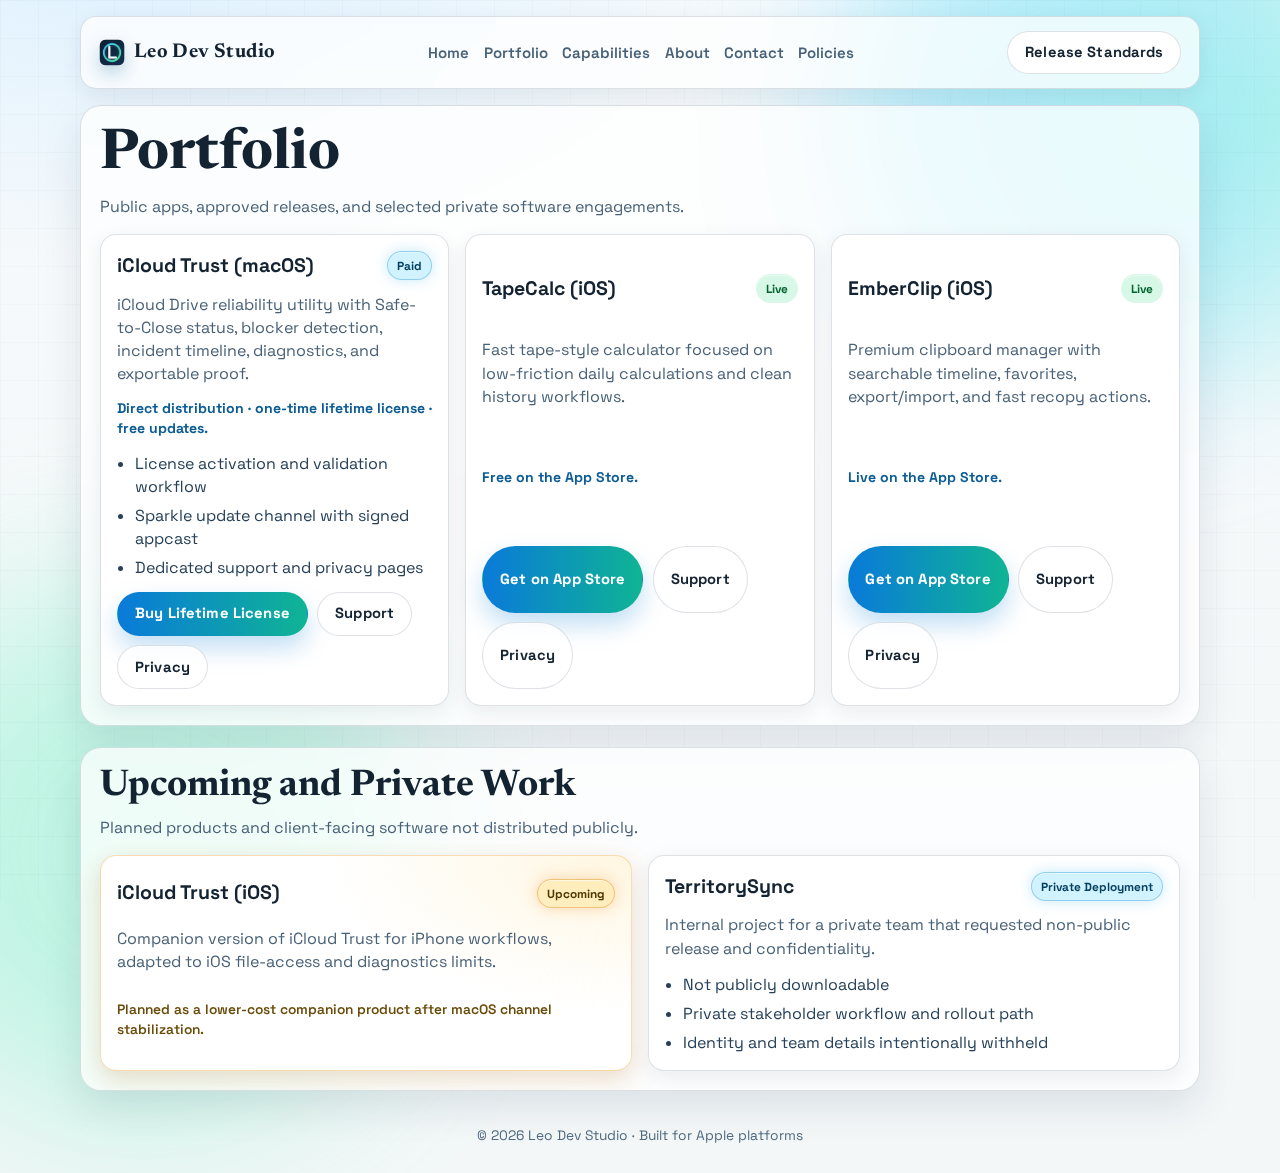
<file: portfolio.html>
<!doctype html>
<html lang="en">
<head>
  <meta charset="utf-8">
  <meta name="viewport" content="width=device-width, initial-scale=1">
  <meta name="description" content="Leo Dev Studio portfolio: iCloud Trust, TapeCalc, EmberClip, and upcoming Apple-platform projects.">
  <title>Portfolio | Leo Dev Studio</title>
  <link rel="icon" type="image/png" href="./assets/leo-apps-logo-square.png">
  <link rel="preconnect" href="https://fonts.googleapis.com">
  <link rel="preconnect" href="https://fonts.gstatic.com" crossorigin>
  <link href="https://fonts.googleapis.com/css2?family=Newsreader:opsz,wght@6..72,500;6..72,700&family=Space+Grotesk:wght@400;500;600;700&display=swap" rel="stylesheet">
  <link rel="stylesheet" href="./style.css">
</head>
<body>
  <div class="bg-orb orb-a" aria-hidden="true"></div>
  <div class="bg-orb orb-b" aria-hidden="true"></div>
  <div class="bg-grid" aria-hidden="true"></div>

  <header class="topbar">
    <a class="brand" href="./index.html">
      <img class="brand-mark" src="./assets/leo-apps-logo-square.png" alt="">
      <span>Leo Dev Studio</span>
    </a>
    <nav class="topnav">
      <a href="./index.html">Home</a>
      <a href="./portfolio.html" aria-current="page">Portfolio</a>
      <a href="./capabilities.html">Capabilities</a>
      <a href="./about.html">About</a>
      <a href="./contact.html">Contact</a>
      <a href="./policies.html">Policies</a>
    </nav>
    <a class="btn btn-ghost" href="./release-standards.html">Release Standards</a>
  </header>

  <main class="shell">
    <section class="section reveal" id="public-apps">
      <div class="section-head">
        <h1>Portfolio</h1>
        <p>Public apps, approved releases, and selected private software engagements.</p>
      </div>

      <div class="project-grid">
        <article class="project-card">
          <div class="project-top">
            <h3>iCloud Trust (macOS)</h3>
            <span class="pill pill-paid">Paid</span>
          </div>
          <p class="project-summary">
            iCloud Drive reliability utility with Safe-to-Close status, blocker detection, incident timeline,
            diagnostics, and exportable proof.
          </p>
          <p class="project-price">Direct distribution · one-time lifetime license · free updates.</p>
          <ul class="feature-list">
            <li>License activation and validation workflow</li>
            <li>Sparkle update channel with signed appcast</li>
            <li>Dedicated support and privacy pages</li>
          </ul>
          <div class="card-actions">
            <a class="btn btn-primary" href="https://leodevstudio.lemonsqueezy.com/checkout/buy/0ff48843-e9bf-4995-bee0-8a82e91421de" target="_blank" rel="noreferrer">Buy Lifetime License</a>
            <a class="btn btn-subtle" href="./icloudtrust-support.html">Support</a>
            <a class="btn btn-subtle" href="./icloudtrust-privacy.html">Privacy</a>
          </div>
        </article>

        <article class="project-card">
          <div class="project-top">
            <h3>TapeCalc (iOS)</h3>
            <span class="pill pill-live">Live</span>
          </div>
          <p class="project-summary">
            Fast tape-style calculator focused on low-friction daily calculations and clean history workflows.
          </p>
          <p class="project-price">Free on the App Store.</p>
          <div class="card-actions">
            <a class="btn btn-primary" href="https://apps.apple.com/app/id6759761670" target="_blank" rel="noreferrer">Get on App Store</a>
            <a class="btn btn-subtle" href="./support.html">Support</a>
            <a class="btn btn-subtle" href="./privacy.html">Privacy</a>
          </div>
        </article>

        <article class="project-card">
          <div class="project-top">
            <h3>EmberClip (iOS)</h3>
            <span class="pill pill-live">Live</span>
          </div>
          <p class="project-summary">
            Premium clipboard manager with searchable timeline, favorites, export/import, and fast recopy actions.
          </p>
          <p class="project-price">Live on the App Store.</p>
          <div class="card-actions">
            <a class="btn btn-primary" href="https://apps.apple.com/app/id6759629025" target="_blank" rel="noreferrer">Get on App Store</a>
            <a class="btn btn-subtle" href="./emberclip-support.html">Support</a>
            <a class="btn btn-subtle" href="./emberclip-privacy.html">Privacy</a>
          </div>
        </article>
      </div>
    </section>

    <section class="section reveal" id="upcoming">
      <div class="section-head">
        <h2>Upcoming and Private Work</h2>
        <p>Planned products and client-facing software not distributed publicly.</p>
      </div>

      <div class="project-grid">
        <article class="project-card project-card-coming">
          <div class="project-top">
            <h3>iCloud Trust (iOS)</h3>
            <span class="pill pill-coming">Upcoming</span>
          </div>
          <p class="project-summary">
            Companion version of iCloud Trust for iPhone workflows, adapted to iOS file-access and diagnostics limits.
          </p>
          <p class="project-note">Planned as a lower-cost companion product after macOS channel stabilization.</p>
        </article>

        <article class="project-card">
          <div class="project-top">
            <h3>TerritorySync</h3>
            <span class="pill pill-paid">Private Deployment</span>
          </div>
          <p class="project-summary">
            Internal project for a private team that requested non-public release and confidentiality.
          </p>
          <ul class="feature-list">
            <li>Not publicly downloadable</li>
            <li>Private stakeholder workflow and rollout path</li>
            <li>Identity and team details intentionally withheld</li>
          </ul>
        </article>
      </div>
    </section>
  </main>

  <footer class="footer">
    <p>© <span id="year"></span> Leo Dev Studio · Built for Apple platforms</p>
  </footer>

  <script src="./script.js"></script>
</body>
</html>
</file>
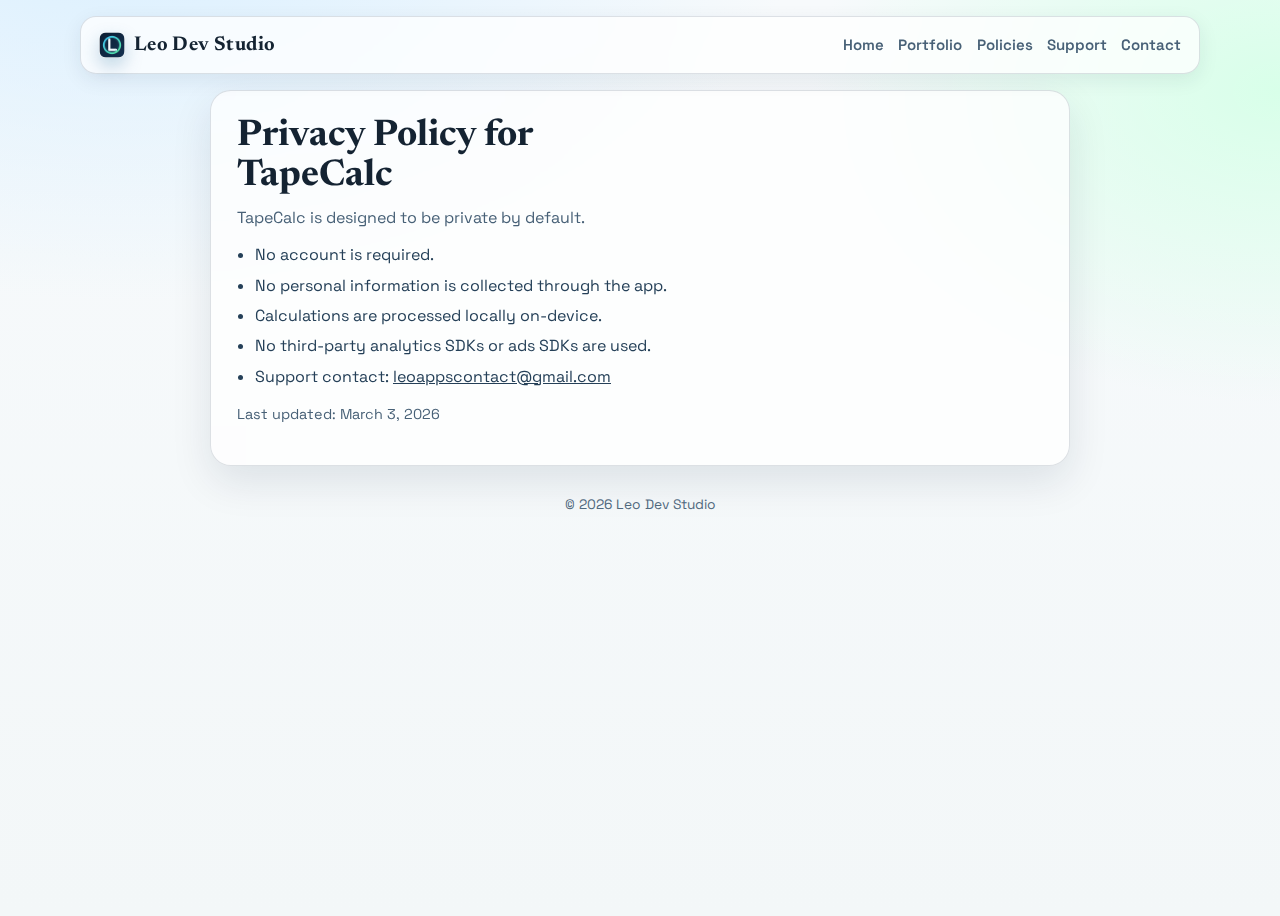
<file: privacy.html>
<!doctype html>
<html lang="en">
<head>
  <meta charset="utf-8">
  <meta name="viewport" content="width=device-width, initial-scale=1">
  <title>TapeCalc Privacy Policy | Leo Dev Studio</title>
  <link rel="icon" type="image/png" href="./assets/leo-apps-logo-square.png">
  <link rel="preconnect" href="https://fonts.googleapis.com">
  <link rel="preconnect" href="https://fonts.gstatic.com" crossorigin>
  <link href="https://fonts.googleapis.com/css2?family=Newsreader:opsz,wght@6..72,500;6..72,700&family=Space+Grotesk:wght@400;500;600;700&display=swap" rel="stylesheet">
  <link rel="stylesheet" href="./style.css">
</head>
<body>
  <header class="topbar">
    <a class="brand" href="./index.html">
      <img class="brand-mark" src="./assets/leo-apps-logo-square.png" alt="">
      <span>Leo Dev Studio</span>
    </a>
    <nav class="topnav">
      <a href="./index.html">Home</a>
      <a href="./portfolio.html">Portfolio</a>
      <a href="./policies.html">Policies</a>
      <a href="./support.html">Support</a>
      <a href="./contact.html">Contact</a>
    </nav>
  </header>

  <main class="policy-shell reveal">
    <h1>Privacy Policy for TapeCalc</h1>
    <p class="policy-lead">TapeCalc is designed to be private by default.</p>
    <ul class="policy-list">
      <li>No account is required.</li>
      <li>No personal information is collected through the app.</li>
      <li>Calculations are processed locally on-device.</li>
      <li>No third-party analytics SDKs or ads SDKs are used.</li>
      <li>Support contact: <a href="mailto:leoappscontact@gmail.com">leoappscontact@gmail.com</a></li>
    </ul>
    <p class="policy-meta">Last updated: March 3, 2026</p>
  </main>

  <footer class="footer">
    <p>© <span id="year"></span> Leo Dev Studio</p>
  </footer>

  <script src="./script.js"></script>
</body>
</html>
</file>
<file: style.css>
:root {
  --bg-base: #f3f7f8;
  --bg-panel: rgba(255, 255, 255, 0.74);
  --bg-panel-solid: #ffffff;
  --ink: #142332;
  --ink-soft: #486177;
  --line: rgba(22, 46, 70, 0.14);
  --brand: #0a7ad9;
  --brand-2: #0fb494;
  --highlight: #ef9a2a;
  --shadow-1: 0 16px 40px rgba(10, 34, 58, 0.10);
  --shadow-2: 0 6px 20px rgba(10, 34, 58, 0.08);
}

* {
  box-sizing: border-box;
}

html,
body {
  margin: 0;
  padding: 0;
}

body {
  min-height: 100vh;
  color: var(--ink);
  background:
    radial-gradient(1200px 700px at 10% -10%, #d9efff 0%, rgba(217, 239, 255, 0) 56%),
    radial-gradient(900px 600px at 100% 10%, #d8ffe9 0%, rgba(216, 255, 233, 0) 52%),
    linear-gradient(180deg, #f7fafc 0%, var(--bg-base) 100%);
  font-family: "Space Grotesk", "Avenir Next", "Segoe UI", sans-serif;
  line-height: 1.45;
}

a {
  color: inherit;
}

.bg-orb,
.bg-grid {
  position: fixed;
  pointer-events: none;
  z-index: -2;
}

.bg-orb {
  width: 34rem;
  height: 34rem;
  border-radius: 50%;
  filter: blur(80px);
  opacity: 0.35;
}

.orb-a {
  top: -10rem;
  right: -6rem;
  background: #48d0ff;
  animation: drift-a 11s ease-in-out infinite alternate;
}

.orb-b {
  left: -8rem;
  bottom: -14rem;
  background: #61efbc;
  animation: drift-b 13s ease-in-out infinite alternate;
}

.bg-grid {
  inset: 0;
  opacity: 0.27;
  background-image: linear-gradient(to right, rgba(88, 118, 147, 0.12) 1px, transparent 1px),
    linear-gradient(to bottom, rgba(88, 118, 147, 0.12) 1px, transparent 1px);
  background-size: 38px 38px;
}

.topbar {
  width: min(1120px, calc(100% - 2rem));
  margin: 1rem auto 0;
  padding: 0.85rem 1.1rem;
  border: 1px solid var(--line);
  border-radius: 1rem;
  background: var(--bg-panel);
  box-shadow: var(--shadow-2);
  backdrop-filter: blur(14px);
  display: flex;
  align-items: center;
  gap: 1rem;
  position: sticky;
  top: 1rem;
  z-index: 10;
}

.brand {
  display: inline-flex;
  align-items: center;
  gap: 0.55rem;
  font-family: "Newsreader", Georgia, serif;
  font-weight: 700;
  font-size: 1.25rem;
  letter-spacing: 0.02em;
  text-decoration: none;
}

.brand-mark {
  width: 1.65rem;
  height: 1.65rem;
  border-radius: 0.45rem;
  box-shadow: 0 8px 18px rgba(15, 94, 149, 0.25);
}

.topnav {
  display: flex;
  gap: 0.9rem;
  margin-left: auto;
}

.topnav a {
  color: var(--ink-soft);
  text-decoration: none;
  font-weight: 600;
  font-size: 0.94rem;
}

.topnav a:hover {
  color: var(--ink);
}

.shell {
  width: min(1120px, calc(100% - 2rem));
  margin: 1rem auto 2.2rem;
  display: grid;
  gap: 1.3rem;
}

.hero,
.section,
.about,
.contact,
.policy-shell {
  border: 1px solid var(--line);
  border-radius: 1.3rem;
  background: var(--bg-panel);
  backdrop-filter: blur(14px);
  box-shadow: var(--shadow-1);
  overflow: hidden;
}

.hero {
  padding: clamp(1.5rem, 2.2vw, 2.6rem);
}

.eyebrow {
  margin: 0 0 0.8rem;
  color: var(--ink-soft);
  text-transform: uppercase;
  letter-spacing: 0.12em;
  font-weight: 700;
  font-size: 0.75rem;
}

h1,
h2,
h3 {
  margin: 0;
  line-height: 1.1;
}

h1 {
  max-width: 19ch;
  font-family: "Newsreader", Georgia, serif;
  font-size: clamp(2rem, 5vw, 3.5rem);
  font-weight: 700;
}

.lead {
  margin: 1rem 0 0;
  max-width: 60ch;
  color: var(--ink-soft);
  font-size: clamp(1rem, 2vw, 1.12rem);
}

.hero-actions {
  margin-top: 1.3rem;
  display: flex;
  flex-wrap: wrap;
  gap: 0.7rem;
}

.btn {
  display: inline-flex;
  align-items: center;
  justify-content: center;
  gap: 0.42rem;
  border: 1px solid transparent;
  border-radius: 999px;
  padding: 0.64rem 1.05rem;
  font-size: 0.92rem;
  font-weight: 700;
  letter-spacing: 0.01em;
  text-decoration: none;
  cursor: pointer;
  transition: transform 220ms ease, box-shadow 220ms ease, background-color 220ms ease, border-color 220ms ease;
}

.btn:hover {
  transform: translateY(-1px);
}

.btn-primary {
  color: #ffffff;
  background: linear-gradient(90deg, var(--brand), var(--brand-2));
  box-shadow: 0 12px 24px rgba(12, 128, 216, 0.25);
}

.btn-secondary {
  color: var(--ink);
  background: #ffffff;
  border-color: var(--line);
}

.btn-ghost {
  margin-left: auto;
  color: var(--ink);
  background: #ffffff;
  border-color: var(--line);
}

.btn-subtle {
  color: var(--ink);
  background: rgba(255, 255, 255, 0.82);
  border-color: var(--line);
}

.section {
  padding: 1.2rem;
}

.section-head h2,
.about h2,
.contact h2,
.policy-shell h1 {
  font-family: "Newsreader", Georgia, serif;
  font-size: clamp(1.8rem, 4vw, 2.3rem);
}

.section-head p {
  margin: 0.5rem 0 0;
  color: var(--ink-soft);
}

.project-grid {
  margin-top: 1rem;
  display: grid;
  grid-template-columns: repeat(auto-fit, minmax(280px, 1fr));
  gap: 1rem;
}

.project-card {
  border: 1px solid var(--line);
  border-radius: 1rem;
  background: var(--bg-panel-solid);
  box-shadow: var(--shadow-2);
  padding: 1rem;
  display: grid;
  gap: 0.8rem;
}

.project-top {
  display: flex;
  align-items: center;
  justify-content: space-between;
  gap: 0.8rem;
}

.project-top h3 {
  font-size: 1.22rem;
}

.pill {
  display: inline-flex;
  align-items: center;
  border-radius: 999px;
  font-size: 0.74rem;
  font-weight: 700;
  padding: 0.3rem 0.56rem;
  border: 1px solid transparent;
  box-shadow: inset 0 1px 0 rgba(255, 255, 255, 0.42);
}

.pill-live {
  color: #03642f;
  background: rgba(88, 226, 149, 0.24);
}

.pill-stable {
  color: #5a4000;
  background: rgba(239, 154, 42, 0.24);
}

.pill-paid {
  color: #06405f;
  background: rgba(72, 208, 255, 0.26);
  border-color: rgba(11, 129, 198, 0.32);
  box-shadow:
    inset 0 1px 0 rgba(255, 255, 255, 0.48),
    0 0 14px rgba(34, 170, 235, 0.26);
}

.pill-free {
  color: #12592d;
  background: rgba(112, 241, 153, 0.26);
  border-color: rgba(33, 162, 89, 0.34);
  box-shadow:
    inset 0 1px 0 rgba(255, 255, 255, 0.52),
    0 0 14px rgba(66, 210, 123, 0.26);
}

.pill-coming {
  color: #4e3800;
  background: rgba(255, 214, 102, 0.34);
  border-color: rgba(220, 133, 28, 0.42);
  box-shadow:
    inset 0 1px 0 rgba(255, 255, 255, 0.56),
    0 0 16px rgba(240, 148, 38, 0.34);
}

.project-card-coming {
  border-color: rgba(239, 154, 42, 0.35);
  background:
    radial-gradient(120% 150% at 100% 0%, rgba(255, 230, 168, 0.34) 0%, rgba(255, 255, 255, 0.94) 48%),
    var(--bg-panel-solid);
  box-shadow:
    0 10px 28px rgba(239, 154, 42, 0.18),
    var(--shadow-2);
}

.project-summary {
  margin: 0;
  color: var(--ink-soft);
}

.project-price {
  margin: 0;
  font-size: 0.88rem;
  font-weight: 700;
  color: #0d5d95;
}

.project-note {
  margin: 0;
  font-size: 0.86rem;
  color: #6a4c09;
  font-weight: 600;
}

.project-note-live {
  color: #11653a;
}

.feature-list {
  margin: 0;
  padding-left: 1.1rem;
  color: #254058;
}

.feature-list li + li {
  margin-top: 0.36rem;
}

.card-actions {
  display: flex;
  flex-wrap: wrap;
  gap: 0.6rem;
}

.capability-grid {
  margin-top: 1rem;
  display: grid;
  grid-template-columns: repeat(auto-fit, minmax(240px, 1fr));
  gap: 1rem;
}

.capability-card {
  border: 1px solid var(--line);
  border-radius: 1rem;
  background: var(--bg-panel-solid);
  box-shadow: var(--shadow-2);
  padding: 1rem;
}

.capability-card h3 {
  font-size: 1.08rem;
}

.capability-card p {
  margin: 0.56rem 0 0;
  color: var(--ink-soft);
}

.about {
  padding: 1.2rem;
  display: grid;
  grid-template-columns: minmax(0, 1.3fr) minmax(0, 1fr);
  gap: 1rem;
}

.about p {
  margin: 0.8rem 0 0;
  color: var(--ink-soft);
}

.about-metrics {
  display: grid;
  gap: 0.64rem;
}

.metric-card {
  border: 1px solid var(--line);
  border-radius: 0.85rem;
  background: var(--bg-panel-solid);
  padding: 0.8rem 0.9rem;
}

.metric-label {
  margin: 0;
  font-size: 0.8rem;
  color: var(--ink-soft);
  text-transform: uppercase;
  letter-spacing: 0.07em;
}

.metric-value {
  margin: 0.36rem 0 0;
  font-size: 1.1rem;
  font-weight: 700;
}

.contact {
  padding: 1.2rem;
  text-align: center;
}

.contact p {
  margin: 0.6rem 0 1rem;
  color: var(--ink-soft);
}

.footer {
  width: min(1120px, calc(100% - 2rem));
  margin: 0 auto 1.7rem;
  text-align: center;
  color: #516a7f;
  font-size: 0.86rem;
}

.policy-shell {
  width: min(860px, calc(100% - 2rem));
  margin: 1rem auto 1.8rem;
  padding: clamp(1rem, 2.2vw, 1.6rem);
}

.policy-lead {
  margin: 0.5rem 0 0.9rem;
  color: var(--ink-soft);
}

.policy-list {
  margin: 0;
  padding-left: 1.15rem;
  color: #254058;
}

.policy-list li + li {
  margin-top: 0.45rem;
}

.policy-meta {
  margin-top: 1rem;
  font-size: 0.9rem;
  color: var(--ink-soft);
}

.reveal {
  opacity: 0;
  transform: translateY(18px);
  transition: opacity 560ms ease, transform 560ms ease;
}

.reveal.reveal-visible {
  opacity: 1;
  transform: none;
}

@media (max-width: 960px) {
  .project-grid,
  .about {
    grid-template-columns: 1fr;
  }

  .topbar {
    flex-wrap: wrap;
    justify-content: center;
  }

  .topnav {
    order: 3;
    width: 100%;
    justify-content: center;
    margin-left: 0;
  }

  .btn-ghost {
    margin-left: 0;
  }
}

@media (max-width: 560px) {
  .btn {
    width: 100%;
  }

  .hero-actions,
  .card-actions {
    width: 100%;
  }
}

@media (prefers-reduced-motion: reduce) {
  .reveal,
  .btn,
  .bg-orb {
    animation: none;
    transition: none;
    transform: none;
    opacity: 1;
  }
}

@keyframes drift-a {
  from { transform: translate3d(0, 0, 0); }
  to { transform: translate3d(-22px, 24px, 0); }
}

@keyframes drift-b {
  from { transform: translate3d(0, 0, 0); }
  to { transform: translate3d(22px, -20px, 0); }
}
</file>
